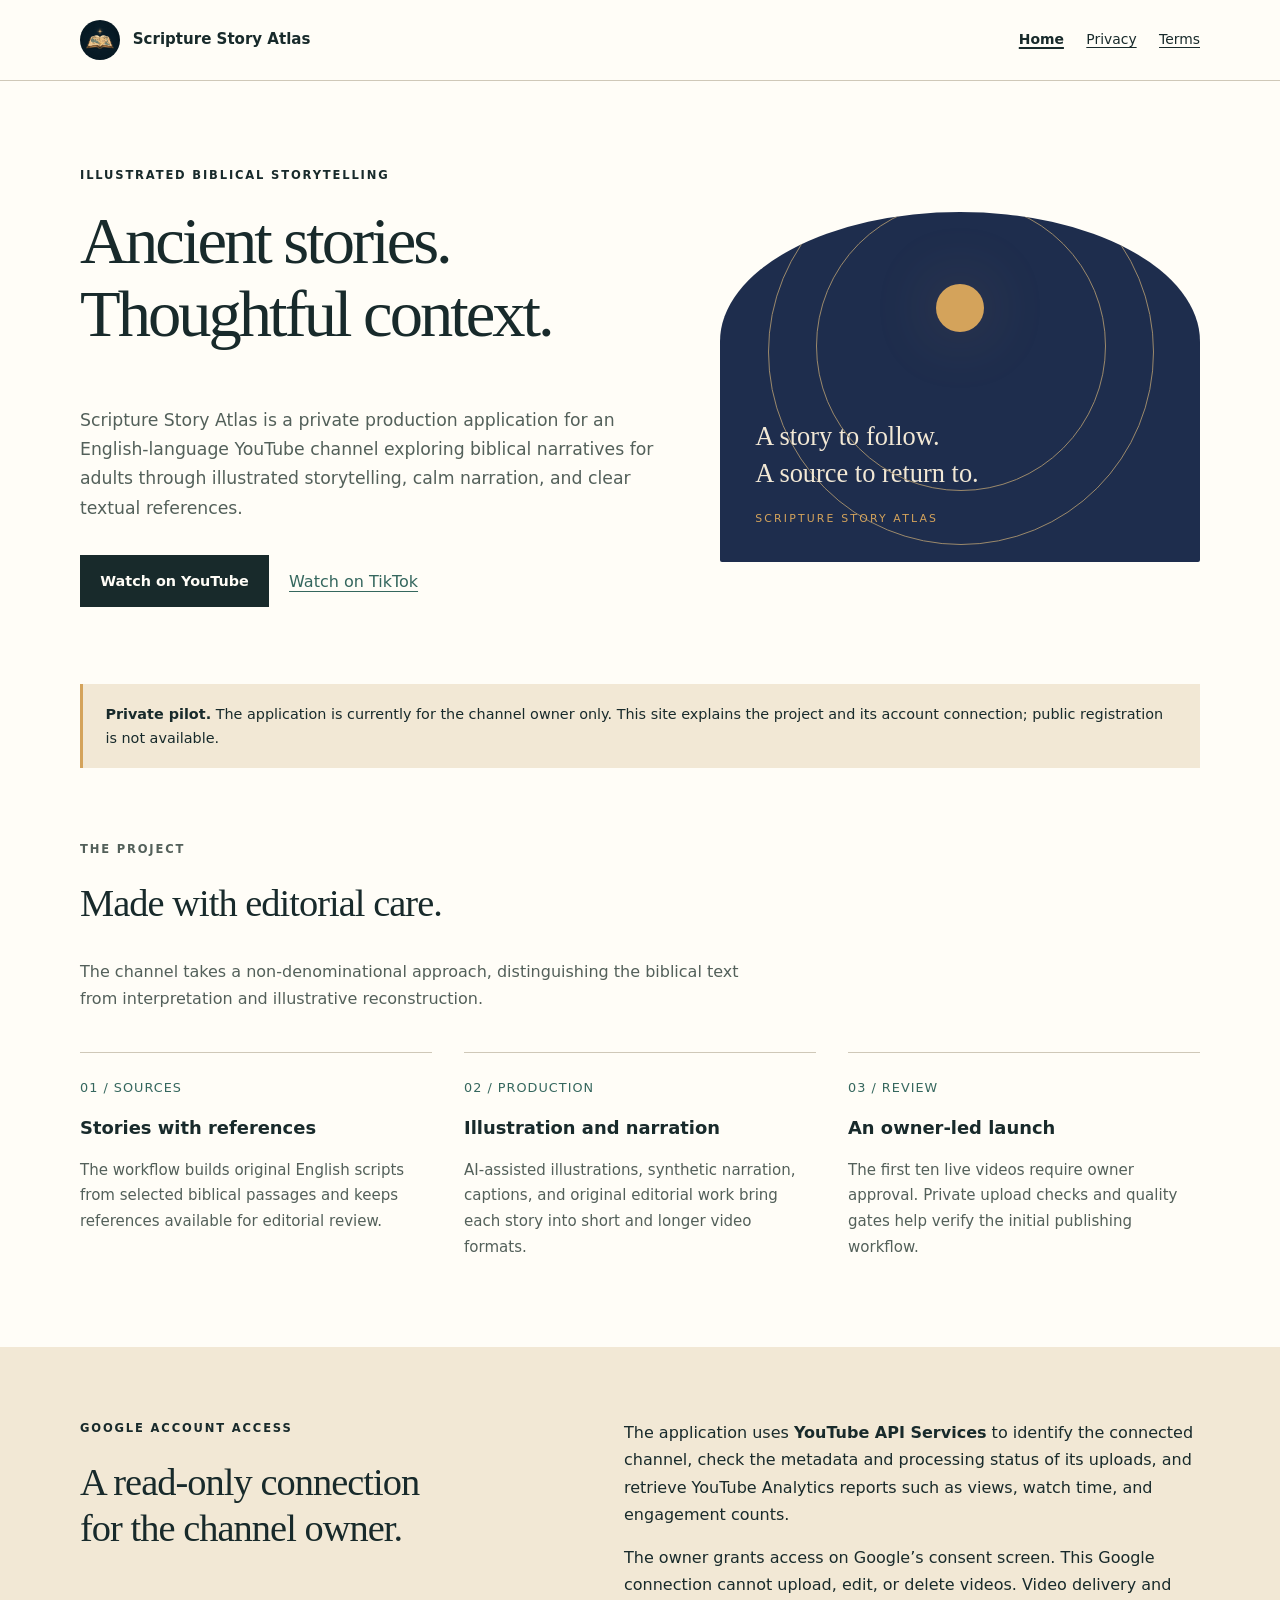
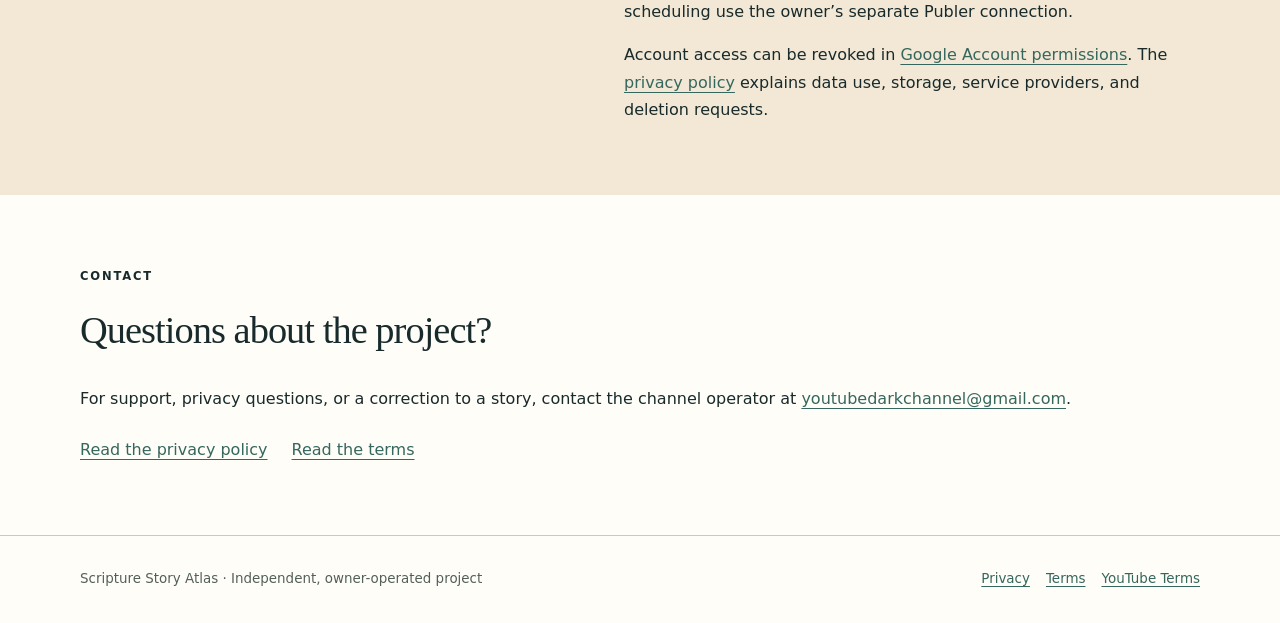
<file: index.html>
<!doctype html>
<html lang="en">
<head>
  <meta charset="utf-8">
  <meta name="google-site-verification" content="j4uB0uv8alDoTZXedJtEKjsCmin2aHiTi1dpMVhZL1Y">
  <meta name="viewport" content="width=device-width, initial-scale=1">
  <meta name="description" content="Scripture Story Atlas is a private production application for illustrated biblical stories, read-only YouTube validation, and channel performance reports.">
  <meta name="referrer" content="strict-origin-when-cross-origin">
  <meta name="theme-color" content="#182a2b">
  <title>Scripture Story Atlas — Stories, with context</title>
  <link rel="stylesheet" href="styles.css">
  <link rel="icon" type="image/svg+xml" href="favicon.svg">
</head>
<body>
  <a class="skip-link" href="#main">Skip to content</a>
  <header class="site-header">
    <div class="shell header-inner">
      <a class="brand" href="index.html" aria-label="Scripture Story Atlas home"><img class="brand-mark" src="avatar.png" width="40" height="40" alt="">Scripture Story Atlas</a>
      <nav aria-label="Main navigation"><a href="index.html" aria-current="page">Home</a><a href="privacy.html">Privacy</a><a href="terms.html">Terms</a></nav>
    </div>
  </header>
  <main id="main" tabindex="-1">
    <section class="shell hero" aria-labelledby="hero-title">
      <div>
        <p class="eyebrow">Illustrated biblical storytelling</p>
        <h1 id="hero-title">Ancient stories.<br>Thoughtful context.</h1>
        <p class="lede">Scripture Story Atlas is a private production application for an English-language YouTube channel exploring biblical narratives for adults through illustrated storytelling, calm narration, and clear textual references.</p>
        <div class="actions"><a class="button" href="https://www.youtube.com/@ScriptureStoryAtlas">Watch on YouTube</a><a href="https://www.tiktok.com/@scripture.storys">Watch on TikTok</a></div>
      </div>
      <div class="atlas-panel" aria-hidden="true"><div class="atlas-sun"></div><div class="atlas-caption">A story to follow.<br>A source to return to.<span>Scripture Story Atlas</span></div></div>
    </section>
    <div class="shell pilot-note"><p><strong>Private pilot.</strong> The application is currently for the channel owner only. This site explains the project and its account connection; public registration is not available.</p></div>
    <section class="shell section" aria-labelledby="approach-title">
      <div class="section-intro"><p class="eyebrow">The project</p><h2 id="approach-title">Made with editorial care.</h2><p>The channel takes a non-denominational approach, distinguishing the biblical text from interpretation and illustrative reconstruction.</p></div>
      <div class="feature-grid">
        <article class="feature"><span class="feature-number" aria-hidden="true">01 / SOURCES</span><h3>Stories with references</h3><p>The workflow builds original English scripts from selected biblical passages and keeps references available for editorial review.</p></article>
        <article class="feature"><span class="feature-number" aria-hidden="true">02 / PRODUCTION</span><h3>Illustration and narration</h3><p>AI-assisted illustrations, synthetic narration, captions, and original editorial work bring each story into short and longer video formats.</p></article>
        <article class="feature"><span class="feature-number" aria-hidden="true">03 / REVIEW</span><h3>An owner-led launch</h3><p>The first ten live videos require owner approval. Private upload checks and quality gates help verify the initial publishing workflow.</p></article>
      </div>
    </section>
    <section class="connection section" id="connection" aria-labelledby="connection-title">
      <div class="shell connection-grid">
        <div><p class="eyebrow">Google account access</p><h2 id="connection-title">A read-only connection<br>for the channel owner.</h2></div>
        <div class="connection-copy">
          <p>The application uses <strong>YouTube API Services</strong> to identify the connected channel, check the metadata and processing status of its uploads, and retrieve YouTube Analytics reports such as views, watch time, and engagement counts.</p>
          <p>The owner grants access on Google’s consent screen. This Google connection cannot upload, edit, or delete videos. Video delivery and scheduling use the owner’s separate Publer connection.</p>
          <p>Account access can be revoked in <a href="https://security.google.com/settings/security/permissions">Google Account permissions</a>. The <a href="privacy.html">privacy policy</a> explains data use, storage, service providers, and deletion requests.</p>
        </div>
      </div>
    </section>
    <section class="shell section" aria-labelledby="contact-title">
      <p class="eyebrow">Contact</p><h2 id="contact-title">Questions about the project?</h2>
      <p>For support, privacy questions, or a correction to a story, contact the channel operator at <a href="mailto:youtubedarkchannel@gmail.com">youtubedarkchannel@gmail.com</a>.</p>
      <div class="text-links"><a href="privacy.html">Read the privacy policy</a><a href="terms.html">Read the terms</a></div>
    </section>
  </main>
  <footer class="site-footer"><div class="shell footer-inner"><p>Scripture Story Atlas · Independent, owner-operated project</p><div class="footer-links"><a href="privacy.html">Privacy</a><a href="terms.html">Terms</a><a href="https://www.youtube.com/t/terms">YouTube Terms</a></div></div></footer>
</body>
</html>
</file>
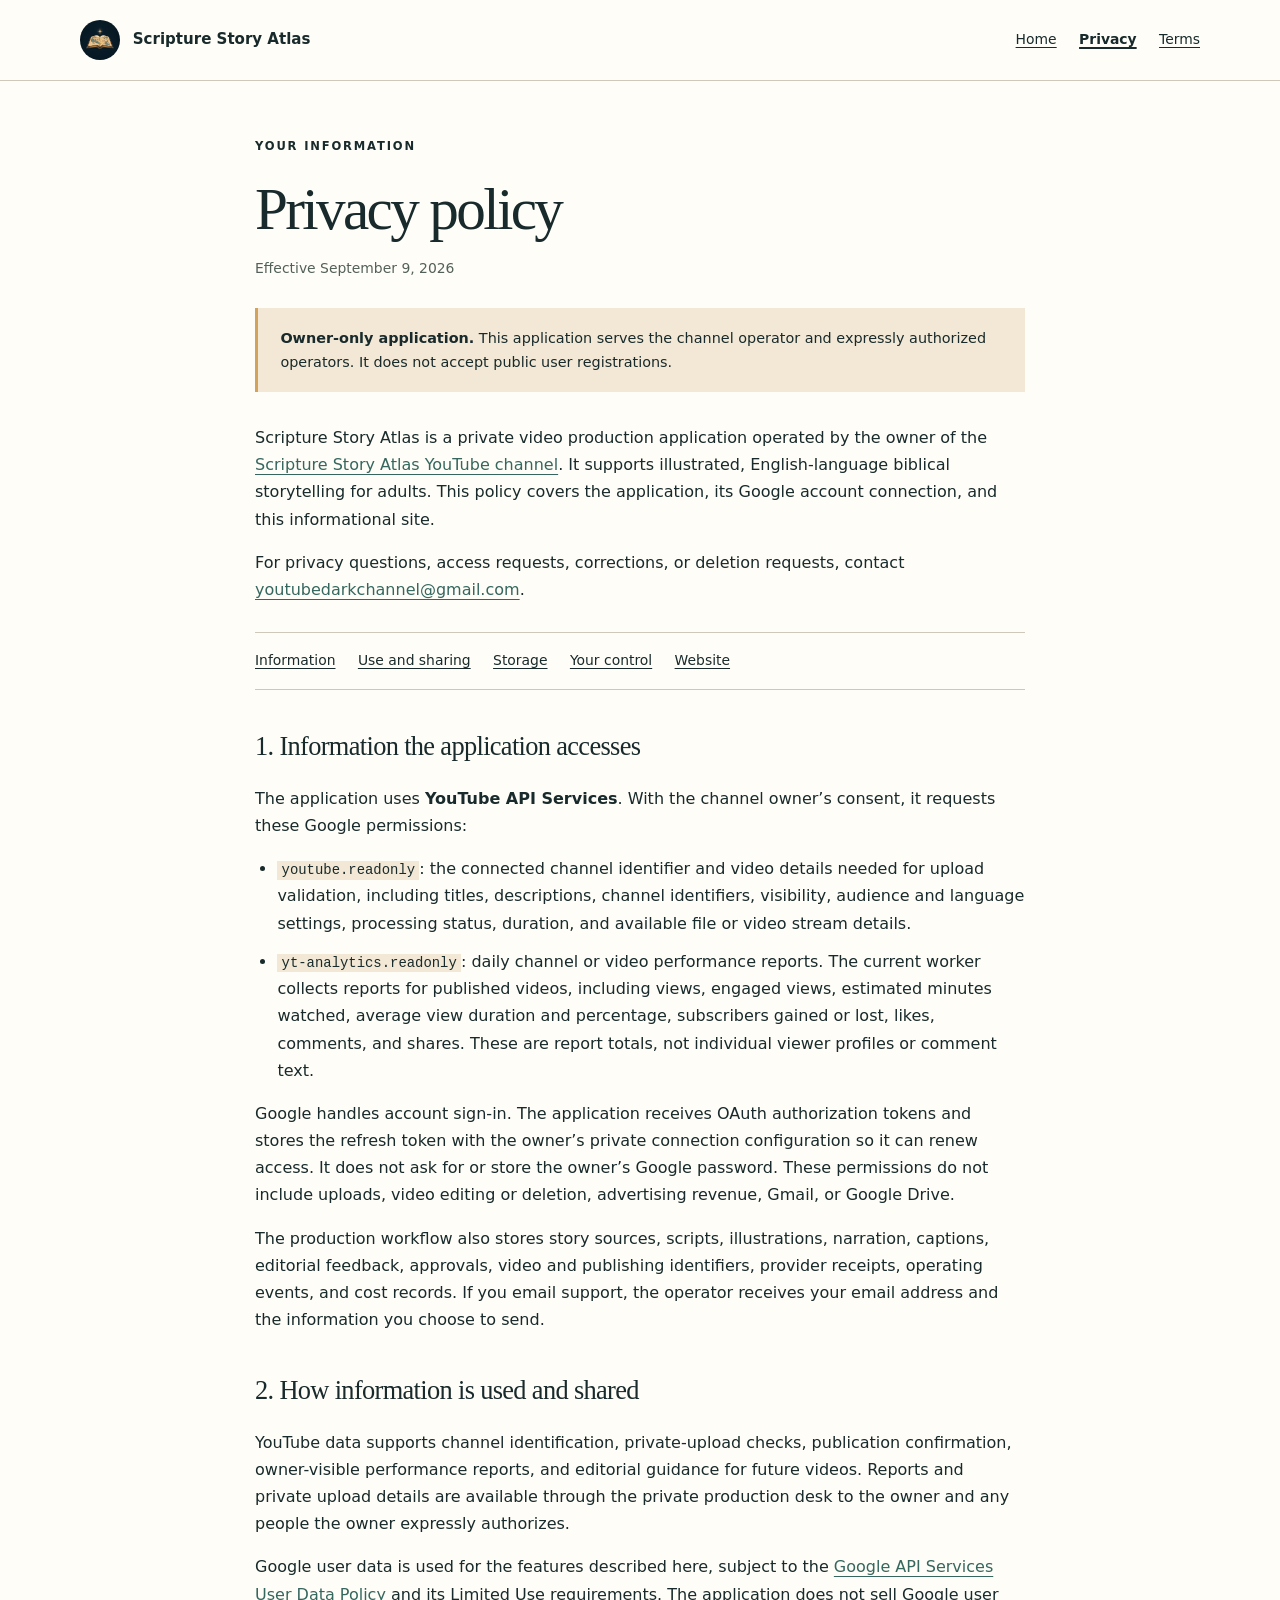
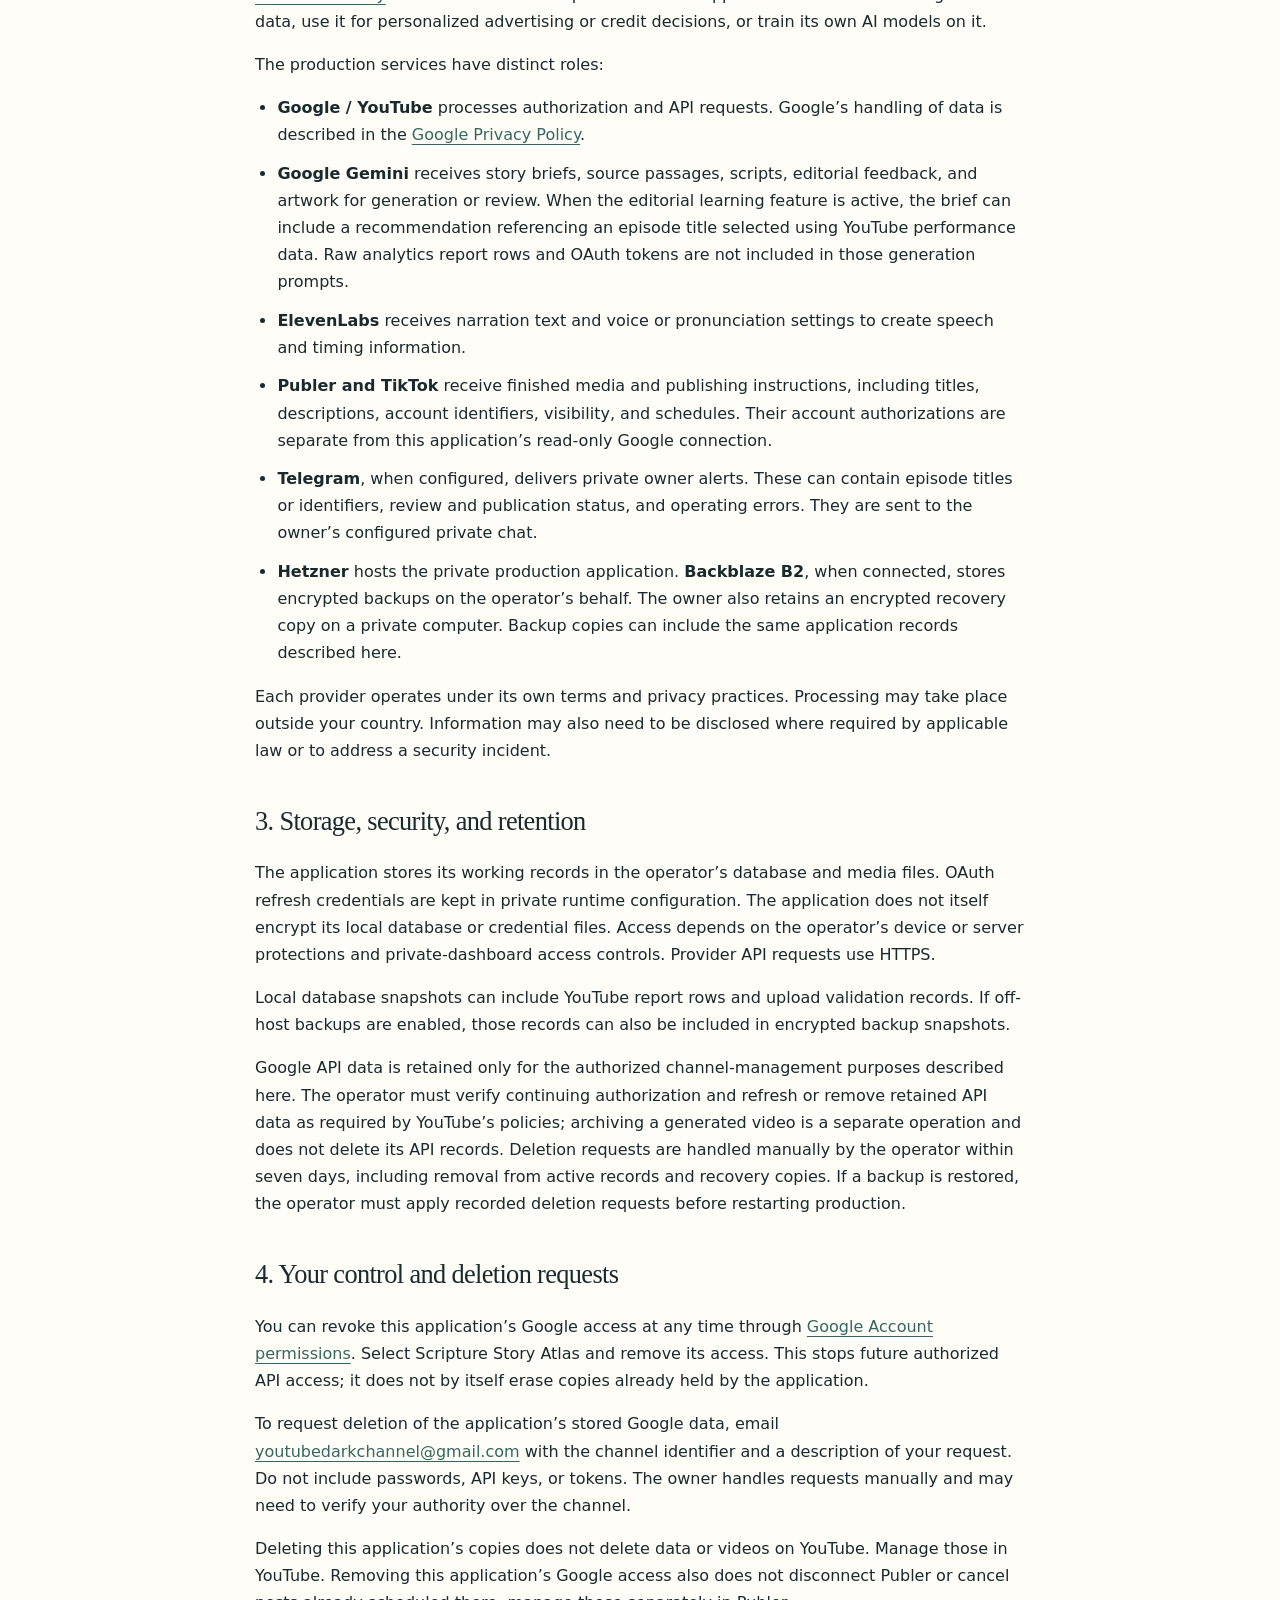
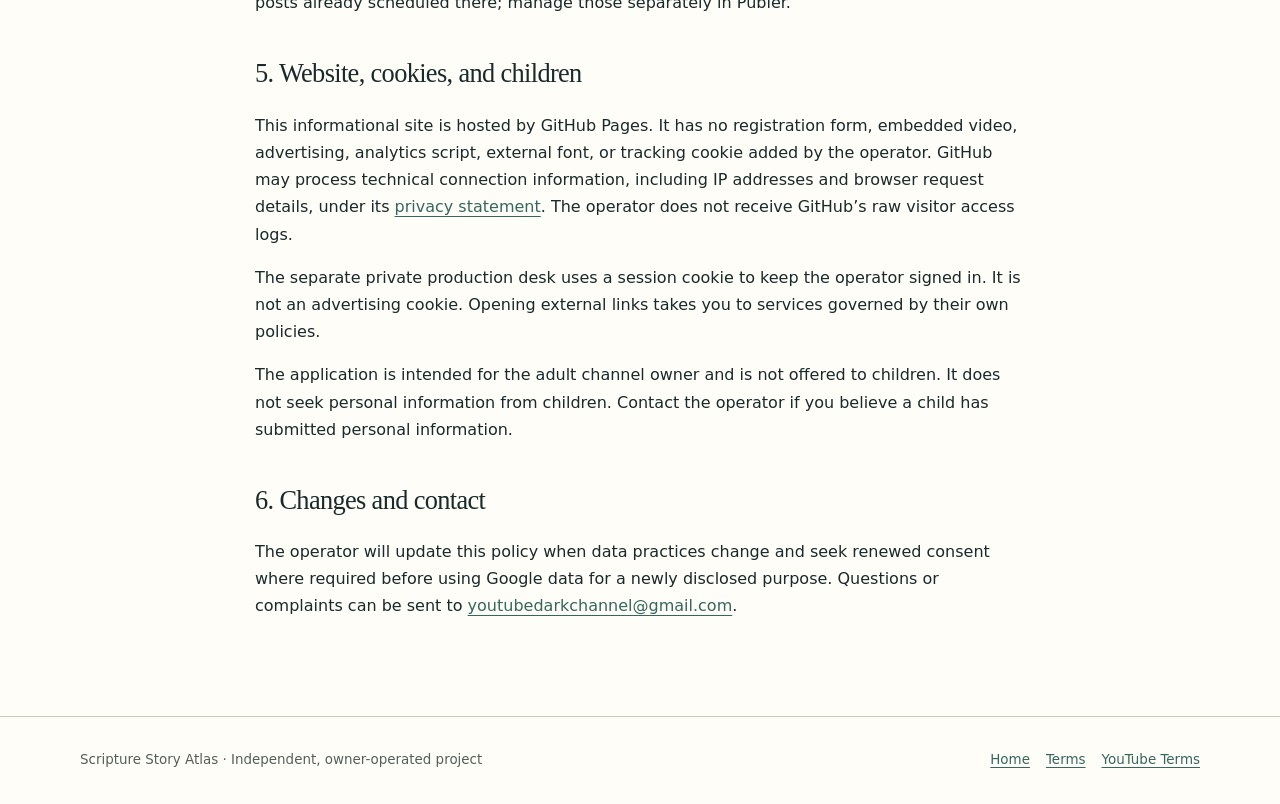
<file: privacy.html>
<!doctype html>
<html lang="en">
<head>
  <meta charset="utf-8">
  <meta name="viewport" content="width=device-width, initial-scale=1">
  <meta name="description" content="Privacy policy for Scripture Story Atlas: YouTube account access, data use, service providers, storage, and deletion requests.">
  <meta name="referrer" content="strict-origin-when-cross-origin">
  <meta name="theme-color" content="#182a2b">
  <title>Privacy policy — Scripture Story Atlas</title>
  <link rel="stylesheet" href="styles.css">
  <link rel="icon" type="image/svg+xml" href="favicon.svg">
</head>
<body>
  <a class="skip-link" href="#main">Skip to content</a>
  <header class="site-header"><div class="shell header-inner"><a class="brand" href="index.html" aria-label="Scripture Story Atlas home"><img class="brand-mark" src="avatar.png" width="40" height="40" alt="">Scripture Story Atlas</a><nav aria-label="Main navigation"><a href="index.html">Home</a><a href="privacy.html" aria-current="page">Privacy</a><a href="terms.html">Terms</a></nav></div></header>
  <main class="shell" id="main" tabindex="-1">
    <article class="document">
      <p class="eyebrow">Your information</p><h1>Privacy policy</h1>
      <p class="meta">Effective September 9, 2026</p>
      <div class="pilot-note"><p><strong>Owner-only application.</strong> This application serves the channel operator and expressly authorized operators. It does not accept public user registrations.</p></div>
      <p>Scripture Story Atlas is a private video production application operated by the owner of the <a href="https://www.youtube.com/channel/UCZGKcVX0oQ1Qfk114yb0xnw">Scripture Story Atlas YouTube channel</a>. It supports illustrated, English-language biblical storytelling for adults. This policy covers the application, its Google account connection, and this informational site.</p>
      <p>For privacy questions, access requests, corrections, or deletion requests, contact <a href="mailto:youtubedarkchannel@gmail.com">youtubedarkchannel@gmail.com</a>.</p>
      <nav class="contents" aria-label="On this page"><ul><li><a href="#information">Information</a></li><li><a href="#use">Use and sharing</a></li><li><a href="#storage">Storage</a></li><li><a href="#control">Your control</a></li><li><a href="#website">Website</a></li></ul></nav>
      <h2 id="information">1. Information the application accesses</h2>
      <p>The application uses <strong>YouTube API Services</strong>. With the channel owner’s consent, it requests these Google permissions:</p>
      <ul>
        <li><code>youtube.readonly</code>: the connected channel identifier and video details needed for upload validation, including titles, descriptions, channel identifiers, visibility, audience and language settings, processing status, duration, and available file or video stream details.</li>
        <li><code>yt-analytics.readonly</code>: daily channel or video performance reports. The current worker collects reports for published videos, including views, engaged views, estimated minutes watched, average view duration and percentage, subscribers gained or lost, likes, comments, and shares. These are report totals, not individual viewer profiles or comment text.</li>
      </ul>
      <p>Google handles account sign-in. The application receives OAuth authorization tokens and stores the refresh token with the owner’s private connection configuration so it can renew access. It does not ask for or store the owner’s Google password. These permissions do not include uploads, video editing or deletion, advertising revenue, Gmail, or Google Drive.</p>
      <p>The production workflow also stores story sources, scripts, illustrations, narration, captions, editorial feedback, approvals, video and publishing identifiers, provider receipts, operating events, and cost records. If you email support, the operator receives your email address and the information you choose to send.</p>
      <h2 id="use">2. How information is used and shared</h2>
      <p>YouTube data supports channel identification, private-upload checks, publication confirmation, owner-visible performance reports, and editorial guidance for future videos. Reports and private upload details are available through the private production desk to the owner and any people the owner expressly authorizes.</p>
      <p>Google user data is used for the features described here, subject to the <a href="https://developers.google.com/terms/api-services-user-data-policy">Google API Services User Data Policy</a> and its Limited Use requirements. The application does not sell Google user data, use it for personalized advertising or credit decisions, or train its own AI models on it.</p>
      <p>The production services have distinct roles:</p>
      <ul>
        <li><strong>Google / YouTube</strong> processes authorization and API requests. Google’s handling of data is described in the <a href="https://policies.google.com/privacy">Google Privacy Policy</a>.</li>
        <li><strong>Google Gemini</strong> receives story briefs, source passages, scripts, editorial feedback, and artwork for generation or review. When the editorial learning feature is active, the brief can include a recommendation referencing an episode title selected using YouTube performance data. Raw analytics report rows and OAuth tokens are not included in those generation prompts.</li>
        <li><strong>ElevenLabs</strong> receives narration text and voice or pronunciation settings to create speech and timing information.</li>
        <li><strong>Publer and TikTok</strong> receive finished media and publishing instructions, including titles, descriptions, account identifiers, visibility, and schedules. Their account authorizations are separate from this application’s read-only Google connection.</li>
        <li><strong>Telegram</strong>, when configured, delivers private owner alerts. These can contain episode titles or identifiers, review and publication status, and operating errors. They are sent to the owner’s configured private chat.</li>
        <li><strong>Hetzner</strong> hosts the private production application. <strong>Backblaze B2</strong>, when connected, stores encrypted backups on the operator’s behalf. The owner also retains an encrypted recovery copy on a private computer. Backup copies can include the same application records described here.</li>
      </ul>
      <p>Each provider operates under its own terms and privacy practices. Processing may take place outside your country. Information may also need to be disclosed where required by applicable law or to address a security incident.</p>
      <h2 id="storage">3. Storage, security, and retention</h2>
      <p>The application stores its working records in the operator’s database and media files. OAuth refresh credentials are kept in private runtime configuration. The application does not itself encrypt its local database or credential files. Access depends on the operator’s device or server protections and private-dashboard access controls. Provider API requests use HTTPS.</p>
      <p>Local database snapshots can include YouTube report rows and upload validation records. If off-host backups are enabled, those records can also be included in encrypted backup snapshots.</p>
      <p>Google API data is retained only for the authorized channel-management purposes described here. The operator must verify continuing authorization and refresh or remove retained API data as required by YouTube’s policies; archiving a generated video is a separate operation and does not delete its API records. Deletion requests are handled manually by the operator within seven days, including removal from active records and recovery copies. If a backup is restored, the operator must apply recorded deletion requests before restarting production.</p>
      <h2 id="control">4. Your control and deletion requests</h2>
      <p>You can revoke this application’s Google access at any time through <a href="https://security.google.com/settings/security/permissions">Google Account permissions</a>. Select Scripture Story Atlas and remove its access. This stops future authorized API access; it does not by itself erase copies already held by the application.</p>
      <p>To request deletion of the application’s stored Google data, email <a href="mailto:youtubedarkchannel@gmail.com?subject=Scripture%20Story%20Atlas%20data%20deletion">youtubedarkchannel@gmail.com</a> with the channel identifier and a description of your request. Do not include passwords, API keys, or tokens. The owner handles requests manually and may need to verify your authority over the channel.</p>
      <p>Deleting this application’s copies does not delete data or videos on YouTube. Manage those in YouTube. Removing this application’s Google access also does not disconnect Publer or cancel posts already scheduled there; manage those separately in Publer.</p>
      <h2 id="website">5. Website, cookies, and children</h2>
      <p>This informational site is hosted by GitHub Pages. It has no registration form, embedded video, advertising, analytics script, external font, or tracking cookie added by the operator. GitHub may process technical connection information, including IP addresses and browser request details, under its <a href="https://docs.github.com/en/site-policy/privacy-policies/github-general-privacy-statement">privacy statement</a>. The operator does not receive GitHub’s raw visitor access logs.</p>
      <p>The separate private production desk uses a session cookie to keep the operator signed in. It is not an advertising cookie. Opening external links takes you to services governed by their own policies.</p>
      <p>The application is intended for the adult channel owner and is not offered to children. It does not seek personal information from children. Contact the operator if you believe a child has submitted personal information.</p>
      <h2>6. Changes and contact</h2>
      <p>The operator will update this policy when data practices change and seek renewed consent where required before using Google data for a newly disclosed purpose. Questions or complaints can be sent to <a href="mailto:youtubedarkchannel@gmail.com">youtubedarkchannel@gmail.com</a>.</p>
    </article>
  </main>
  <footer class="site-footer"><div class="shell footer-inner"><p>Scripture Story Atlas · Independent, owner-operated project</p><div class="footer-links"><a href="index.html">Home</a><a href="terms.html">Terms</a><a href="https://www.youtube.com/t/terms">YouTube Terms</a></div></div></footer>
</body>
</html>
</file>
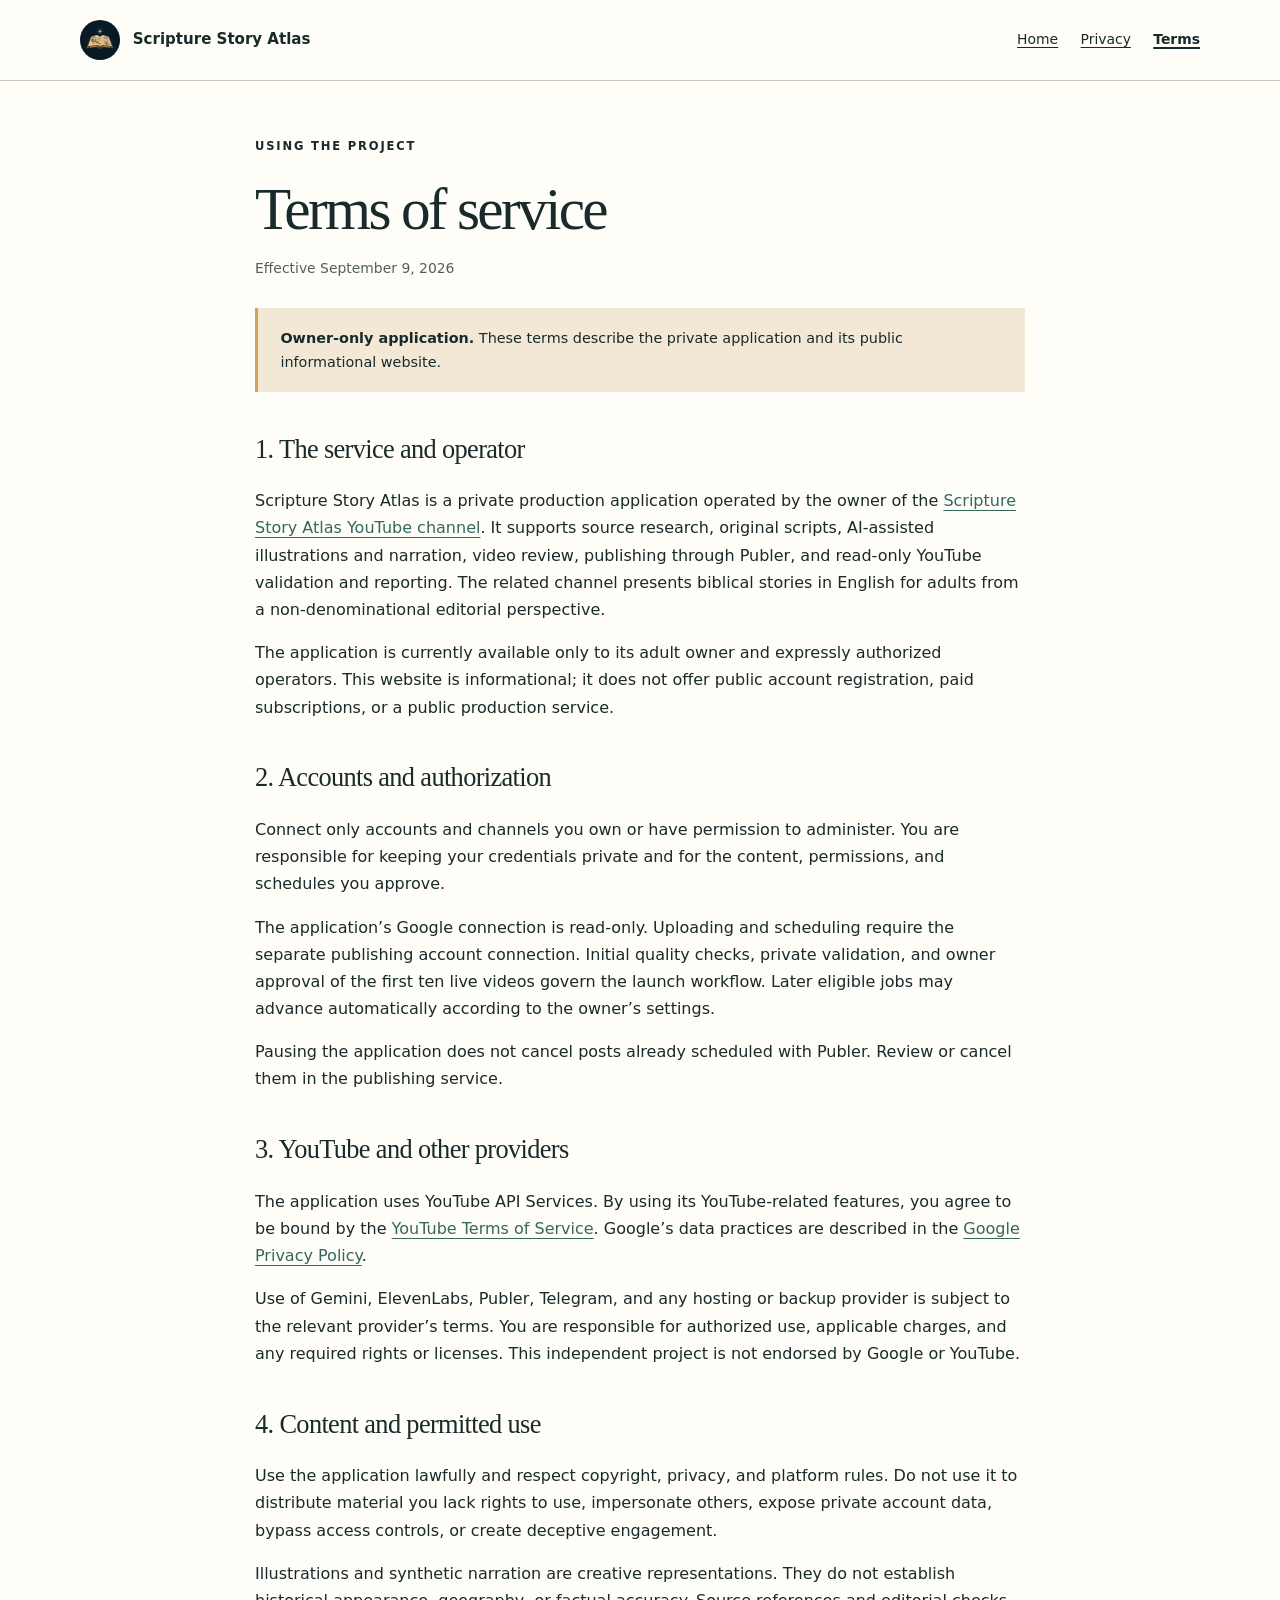
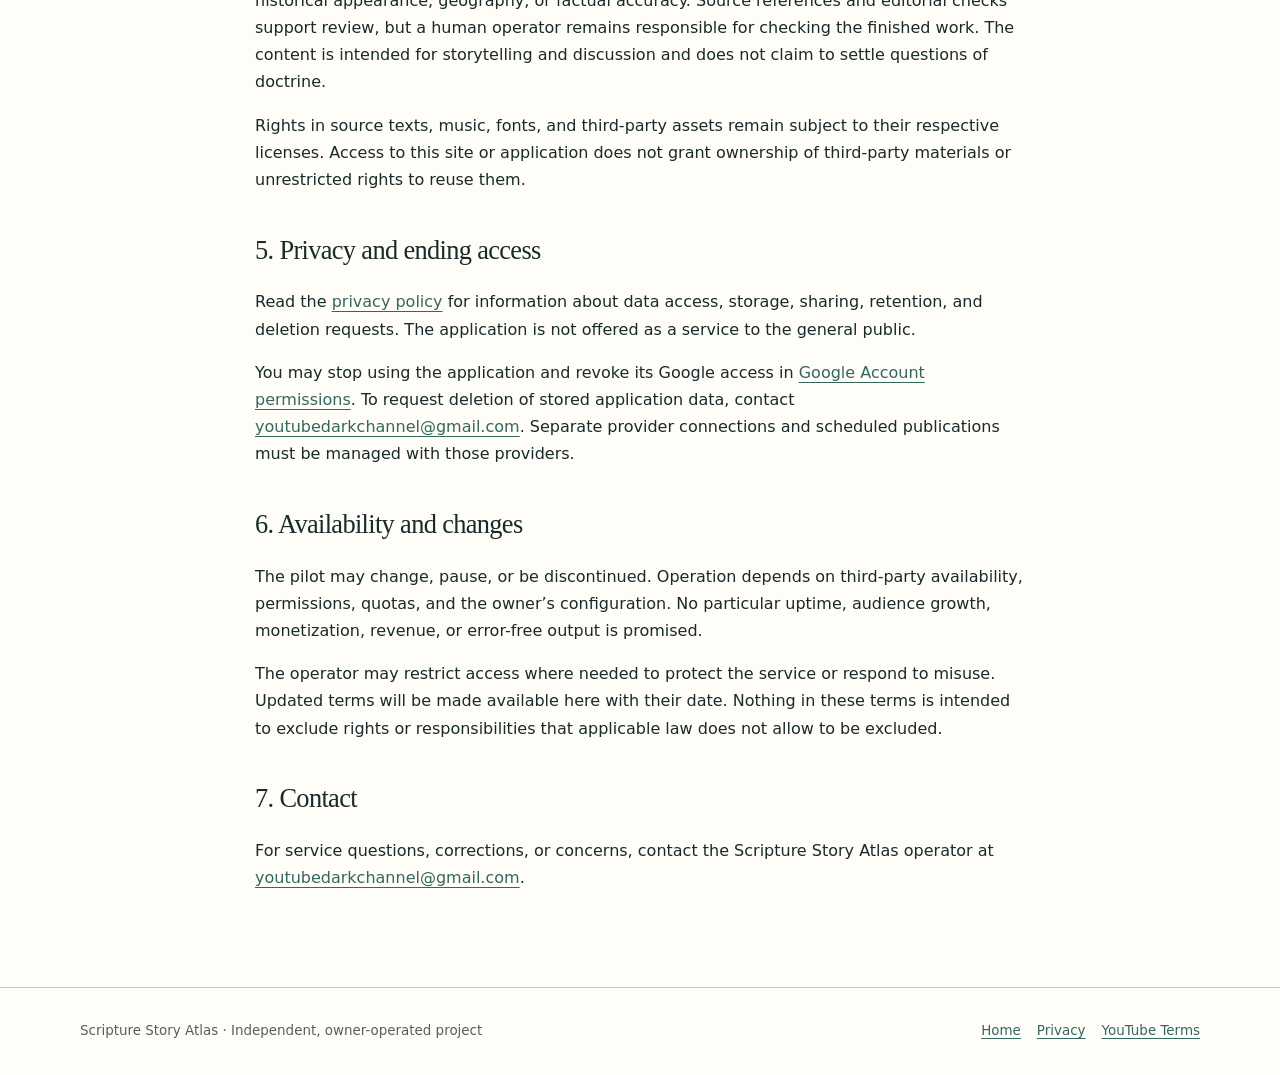
<file: terms.html>
<!doctype html>
<html lang="en">
<head>
  <meta charset="utf-8">
  <meta name="viewport" content="width=device-width, initial-scale=1">
  <meta name="description" content="Terms of service for the owner-operated Scripture Story Atlas application and informational website.">
  <meta name="referrer" content="strict-origin-when-cross-origin">
  <meta name="theme-color" content="#182a2b">
  <title>Terms of service — Scripture Story Atlas</title>
  <link rel="stylesheet" href="styles.css">
  <link rel="icon" type="image/svg+xml" href="favicon.svg">
</head>
<body>
  <a class="skip-link" href="#main">Skip to content</a>
  <header class="site-header"><div class="shell header-inner"><a class="brand" href="index.html" aria-label="Scripture Story Atlas home"><img class="brand-mark" src="avatar.png" width="40" height="40" alt="">Scripture Story Atlas</a><nav aria-label="Main navigation"><a href="index.html">Home</a><a href="privacy.html">Privacy</a><a href="terms.html" aria-current="page">Terms</a></nav></div></header>
  <main class="shell" id="main" tabindex="-1">
    <article class="document">
      <p class="eyebrow">Using the project</p><h1>Terms of service</h1>
      <p class="meta">Effective September 9, 2026</p>
      <div class="pilot-note"><p><strong>Owner-only application.</strong> These terms describe the private application and its public informational website.</p></div>
      <h2>1. The service and operator</h2>
      <p>Scripture Story Atlas is a private production application operated by the owner of the <a href="https://www.youtube.com/channel/UCZGKcVX0oQ1Qfk114yb0xnw">Scripture Story Atlas YouTube channel</a>. It supports source research, original scripts, AI-assisted illustrations and narration, video review, publishing through Publer, and read-only YouTube validation and reporting. The related channel presents biblical stories in English for adults from a non-denominational editorial perspective.</p>
      <p>The application is currently available only to its adult owner and expressly authorized operators. This website is informational; it does not offer public account registration, paid subscriptions, or a public production service.</p>
      <h2>2. Accounts and authorization</h2>
      <p>Connect only accounts and channels you own or have permission to administer. You are responsible for keeping your credentials private and for the content, permissions, and schedules you approve.</p>
      <p>The application’s Google connection is read-only. Uploading and scheduling require the separate publishing account connection. Initial quality checks, private validation, and owner approval of the first ten live videos govern the launch workflow. Later eligible jobs may advance automatically according to the owner’s settings.</p>
      <p>Pausing the application does not cancel posts already scheduled with Publer. Review or cancel them in the publishing service.</p>
      <h2>3. YouTube and other providers</h2>
      <p>The application uses YouTube API Services. By using its YouTube-related features, you agree to be bound by the <a href="https://www.youtube.com/t/terms">YouTube Terms of Service</a>. Google’s data practices are described in the <a href="https://policies.google.com/privacy">Google Privacy Policy</a>.</p>
      <p>Use of Gemini, ElevenLabs, Publer, Telegram, and any hosting or backup provider is subject to the relevant provider’s terms. You are responsible for authorized use, applicable charges, and any required rights or licenses. This independent project is not endorsed by Google or YouTube.</p>
      <h2>4. Content and permitted use</h2>
      <p>Use the application lawfully and respect copyright, privacy, and platform rules. Do not use it to distribute material you lack rights to use, impersonate others, expose private account data, bypass access controls, or create deceptive engagement.</p>
      <p>Illustrations and synthetic narration are creative representations. They do not establish historical appearance, geography, or factual accuracy. Source references and editorial checks support review, but a human operator remains responsible for checking the finished work. The content is intended for storytelling and discussion and does not claim to settle questions of doctrine.</p>
      <p>Rights in source texts, music, fonts, and third-party assets remain subject to their respective licenses. Access to this site or application does not grant ownership of third-party materials or unrestricted rights to reuse them.</p>
      <h2>5. Privacy and ending access</h2>
      <p>Read the <a href="privacy.html">privacy policy</a> for information about data access, storage, sharing, retention, and deletion requests. The application is not offered as a service to the general public.</p>
      <p>You may stop using the application and revoke its Google access in <a href="https://security.google.com/settings/security/permissions">Google Account permissions</a>. To request deletion of stored application data, contact <a href="mailto:youtubedarkchannel@gmail.com">youtubedarkchannel@gmail.com</a>. Separate provider connections and scheduled publications must be managed with those providers.</p>
      <h2>6. Availability and changes</h2>
      <p>The pilot may change, pause, or be discontinued. Operation depends on third-party availability, permissions, quotas, and the owner’s configuration. No particular uptime, audience growth, monetization, revenue, or error-free output is promised.</p>
      <p>The operator may restrict access where needed to protect the service or respond to misuse. Updated terms will be made available here with their date. Nothing in these terms is intended to exclude rights or responsibilities that applicable law does not allow to be excluded.</p>
      <h2>7. Contact</h2>
      <p>For service questions, corrections, or concerns, contact the Scripture Story Atlas operator at <a href="mailto:youtubedarkchannel@gmail.com">youtubedarkchannel@gmail.com</a>.</p>
    </article>
  </main>
  <footer class="site-footer"><div class="shell footer-inner"><p>Scripture Story Atlas · Independent, owner-operated project</p><div class="footer-links"><a href="index.html">Home</a><a href="privacy.html">Privacy</a><a href="https://www.youtube.com/t/terms">YouTube Terms</a></div></div></footer>
</body>
</html>
</file>
<file: styles.css>
:root {
  color-scheme: light;
  --ink: #182a2b;
  --indigo: #1e2d4d;
  --paper: #f2e8d5;
  --white: #fffdf7;
  --amber: #d4a35b;
  --teal: #35675e;
  --muted: #53605a;
  --line: #cfc8b8;
}
* { box-sizing: border-box; }
html { scroll-padding-top: 2rem; }
body { margin: 0; color: var(--ink); background: var(--white); font: 1rem/1.7 system-ui, -apple-system, BlinkMacSystemFont, "Segoe UI", sans-serif; }
a { color: var(--teal); text-underline-offset: .22em; text-decoration-thickness: 1px; }
a:hover { text-decoration-thickness: 2px; }
a:focus-visible { outline: 3px solid var(--teal); outline-offset: 5px; border-radius: 2px; }
.skip-link { position: absolute; z-index: 10; top: -6rem; left: 1rem; padding: .6rem 1rem; background: var(--white); }
.skip-link:focus { top: 1rem; }
.shell { width: min(1120px, calc(100% - 3rem)); margin-inline: auto; }
.site-header { border-bottom: 1px solid var(--line); }
.header-inner { display: flex; align-items: center; justify-content: space-between; gap: 1.5rem; padding-block: 1.25rem; }
.brand { display: inline-flex; align-items: center; gap: .8rem; color: var(--ink); text-decoration: none; font-size: .94rem; font-weight: 650; line-height: 1.3; }
.brand-mark { display: grid; place-items: center; flex-shrink: 0; width: 2.5rem; height: 2.5rem; background: var(--ink); color: var(--paper); border-radius: 50%; font-family: Georgia, serif; font-size: 1.4rem; font-weight: 400; }
nav { display: flex; align-items: center; flex-wrap: wrap; gap: 1.4rem; font-size: .87rem; }
nav a { color: var(--ink); }
nav a[aria-current="page"] { font-weight: 700; text-decoration-thickness: 2px; }
.eyebrow { margin: 0 0 1.25rem; font-size: .72rem; font-weight: 700; text-transform: uppercase; letter-spacing: .16em; }
h1, h2, h3, p { margin-top: 0; }
h1, h2 { font-family: Georgia, "Times New Roman", serif; font-weight: 400; text-wrap: balance; }
h1 { font-size: clamp(2.65rem, 5.2vw, 4.9rem); line-height: 1.09; letter-spacing: -.045em; }
h2 { font-size: clamp(1.9rem, 3vw, 2.6rem); line-height: 1.2; letter-spacing: -.025em; }
h3 { font-size: 1.12rem; line-height: 1.4; }
.hero { display: grid; grid-template-columns: 1.2fr 1fr; gap: 4rem; padding-block: 5.3rem 4.8rem; align-items: center; }
.hero .lede { color: var(--muted); max-width: 39rem; font-size: 1.08rem; }
.actions { display: flex; flex-wrap: wrap; align-items: center; gap: 1.25rem; margin-top: 2rem; }
.button { display: inline-block; padding: .8rem 1.2rem; background: var(--ink); color: var(--white); border: 1px solid var(--ink); text-decoration: none; font-size: .9rem; font-weight: 600; }
.button:hover { background: var(--indigo); }
.atlas-panel { overflow: hidden; position: relative; min-height: 350px; background: var(--indigo); padding: 2.2rem; color: var(--paper); border-radius: 50% 50% 2px 2px / 37% 37% 2px 2px; display: flex; flex-direction: column; justify-content: end; }
.atlas-panel::before, .atlas-panel::after { content: ""; position: absolute; border: 1px solid #9b896b; width: 80%; aspect-ratio: 1; border-radius: 50%; top: -15%; left: 10%; }
.atlas-panel::after { width: 60%; left: 20%; top: -3%; }
.atlas-sun { position: absolute; top: 4.5rem; left: calc(50% - 1.5rem); width: 3rem; height: 3rem; border-radius: 50%; background: var(--amber); box-shadow: 0 0 70px #d4a35b33; }
.atlas-caption { position: relative; padding-top: 9rem; font-family: Georgia, serif; font-size: 1.65rem; line-height: 1.4; }
.atlas-caption span { display: block; font-family: system-ui, sans-serif; font-size: .68rem; text-transform: uppercase; letter-spacing: .2em; color: var(--amber); margin-top: 1.2rem; }
.pilot-note { padding: 1.1rem 1.4rem; background: var(--paper); border-left: 3px solid var(--amber); font-size: .9rem; }
.pilot-note p { margin: 0; }
.section { padding-block: 4.5rem; }
.section-intro { max-width: 43rem; margin-bottom: 2.5rem; }
.section-intro p { color: var(--muted); }
.feature-grid { display: grid; grid-template-columns: repeat(3, 1fr); gap: 2rem; }
.feature { border-top: 1px solid var(--line); padding-top: 1.5rem; }
.feature-number { display: block; color: var(--teal); font-size: .8rem; letter-spacing: .08em; margin-bottom: 1rem; }
.feature p { font-size: .94rem; color: var(--muted); }
.connection { background: var(--paper); }
.connection-grid { display: grid; grid-template-columns: 1fr 1.2fr; gap: 4rem; }
.connection-grid p:last-child { margin-bottom: 0; }
.connection-copy { max-width: 37rem; }
.text-links { display: flex; flex-wrap: wrap; gap: .5rem 1.5rem; margin-top: 1.5rem; }
.site-footer { border-top: 1px solid var(--line); padding-block: 2rem; font-size: .84rem; }
.footer-inner { display: flex; justify-content: space-between; gap: 1.5rem; flex-wrap: wrap; }
.footer-inner p { margin: 0; color: var(--muted); }
.footer-links { display: flex; flex-wrap: wrap; gap: 1rem; }
.document { max-width: 770px; margin-inline: auto; padding-block: 3.5rem 5rem; }
.document h1 { font-size: clamp(2.6rem, 5vw, 3.7rem); margin-bottom: 1rem; }
.document h2 { font-size: 1.65rem; margin-top: 2.6rem; }
.document h3 { margin-top: 1.7rem; }
.document .meta { font-size: .87rem; color: var(--muted); margin-bottom: 1.7rem; }
.document .pilot-note { margin-bottom: 2rem; }
.document p, .document li { overflow-wrap: anywhere; }
.document li { margin-bottom: .7rem; }
.document ul { padding-left: 1.4rem; }
.document code { font: .87em ui-monospace, Consolas, monospace; background: var(--paper); padding: .1em .3em; overflow-wrap: anywhere; }
.contents { display: block; border-block: 1px solid var(--line); padding-block: 1rem; margin-block: 1.8rem; }
.contents ul { display: flex; flex-wrap: wrap; gap: .6rem 1.4rem; list-style: none; margin: 0; padding: 0; }
.contents li { margin: 0; }
@media (max-width: 760px) {
  .hero { grid-template-columns: 1fr; gap: 2.5rem; padding-block: 3rem; }
  .atlas-panel { min-height: 270px; max-width: 490px; width: 100%; margin-inline: auto; }
  .feature-grid, .connection-grid { grid-template-columns: 1fr; gap: 1.8rem; }
  .section { padding-block: 3rem; }
  .header-inner { flex-direction: column; align-items: flex-start; gap: 1rem; }
  nav { gap: 1.5rem; }
}
@media (max-width: 380px) {
  .shell { width: calc(100% - 2rem); }
  nav { gap: 1rem; }
  .atlas-panel { padding: 1.5rem; }
}
@media (prefers-reduced-motion: reduce) { html { scroll-behavior: auto; } }
@media print {
  body { background: white; color: black; font-size: 11pt; }
  .site-header, .site-footer, .contents, .skip-link { display: none; }
  .document { max-width: none; padding: 0; }
  .shell { width: 100%; }
  a { color: black; }
  h2, h3 { break-after: avoid; }
}
</file>
